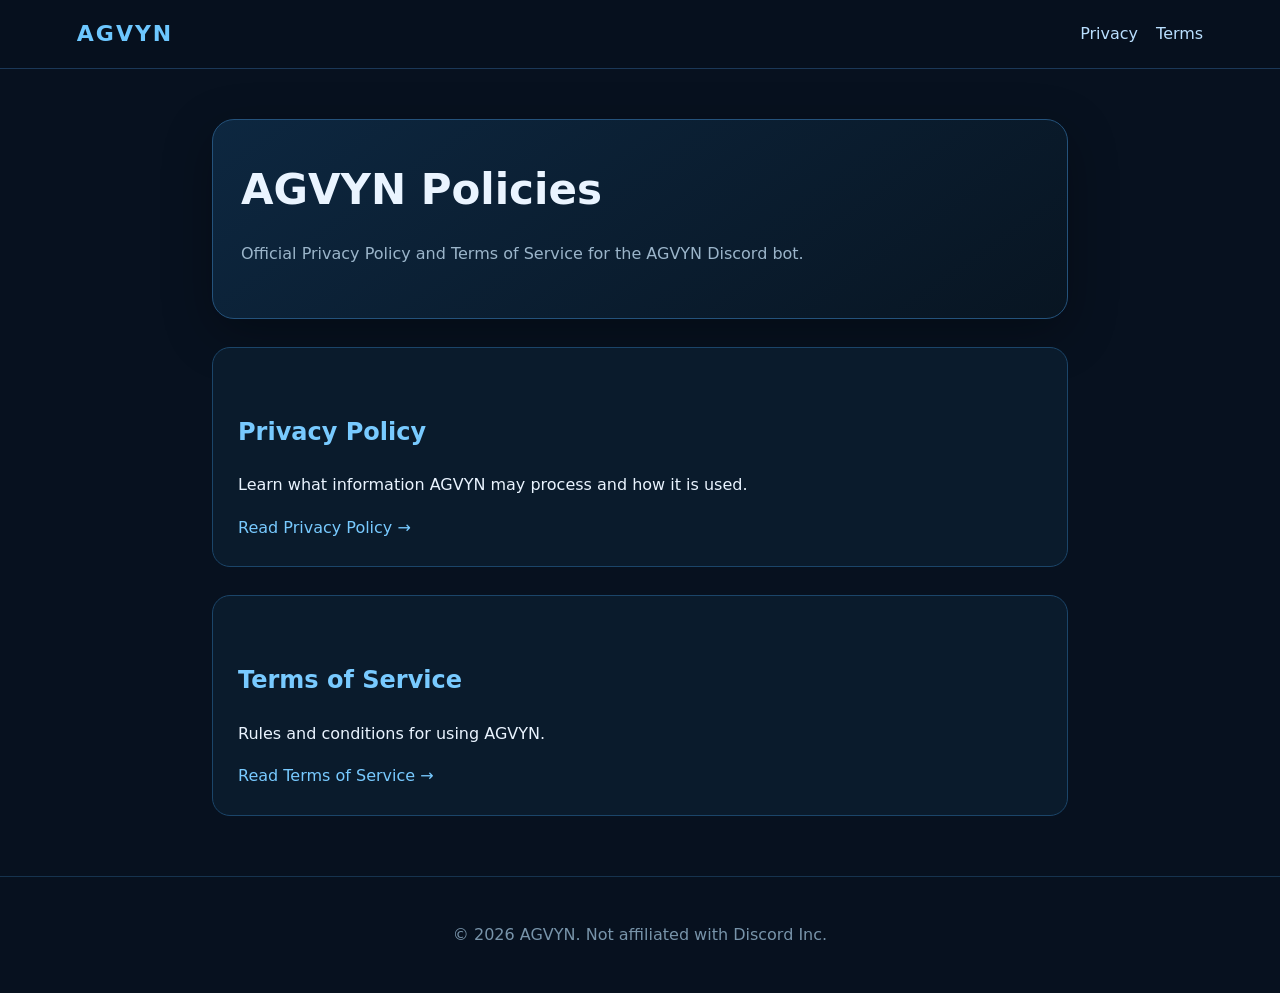
<file: index.html>
<!doctype html>
<html lang="en">
<head>
<meta charset="utf-8">
<meta name="viewport" content="width=device-width,initial-scale=1">
<title>AGVYN — Policies</title>
<style>
*{box-sizing:border-box}body{margin:0;font-family:Inter,system-ui,-apple-system,Segoe UI,sans-serif;background:#07111f;color:#eaf4ff;line-height:1.65}
nav{position:sticky;top:0;background:rgba(7,17,31,.9);backdrop-filter:blur(12px);border-bottom:1px solid #1b3858;padding:16px 6%;display:flex;justify-content:space-between;align-items:center}
.logo{font-weight:900;letter-spacing:2px;color:#6dc7ff;font-size:22px}.links a{color:#b9dfff;text-decoration:none;margin-left:18px}.links a:hover{color:#fff}
main{max-width:900px;margin:50px auto;padding:0 22px}.hero{padding:35px 28px;border:1px solid #24527b;border-radius:22px;background:linear-gradient(145deg,#0d2740,#081522);box-shadow:0 15px 50px rgba(0,0,0,.3)}
h1{font-size:42px;margin:0 0 8px}h2{margin-top:40px;color:#78caff}h3{color:#a8ddff}.muted{color:#9bb5ca}
.card{margin-top:28px;padding:25px;border:1px solid #1b4569;border-radius:18px;background:#0a1b2c}.card a{color:#78caff;text-decoration:none}
footer{text-align:center;color:#7894aa;padding:45px 20px;border-top:1px solid #16334e;margin-top:60px}
</style>
</head>
<body>
<nav><div class="logo">AGVYN</div><div class="links"><a href="privacy.html">Privacy</a><a href="terms.html">Terms</a></div></nav>
<main>
<section class="hero"><h1>AGVYN Policies</h1><p class="muted">Official Privacy Policy and Terms of Service for the AGVYN Discord bot.</p></section>
<div class="card"><h2>Privacy Policy</h2><p>Learn what information AGVYN may process and how it is used.</p><a href="privacy.html">Read Privacy Policy →</a></div>
<div class="card"><h2>Terms of Service</h2><p>Rules and conditions for using AGVYN.</p><a href="terms.html">Read Terms of Service →</a></div>
</main><footer>© 2026 AGVYN. Not affiliated with Discord Inc.</footer>
</body></html>
</file>
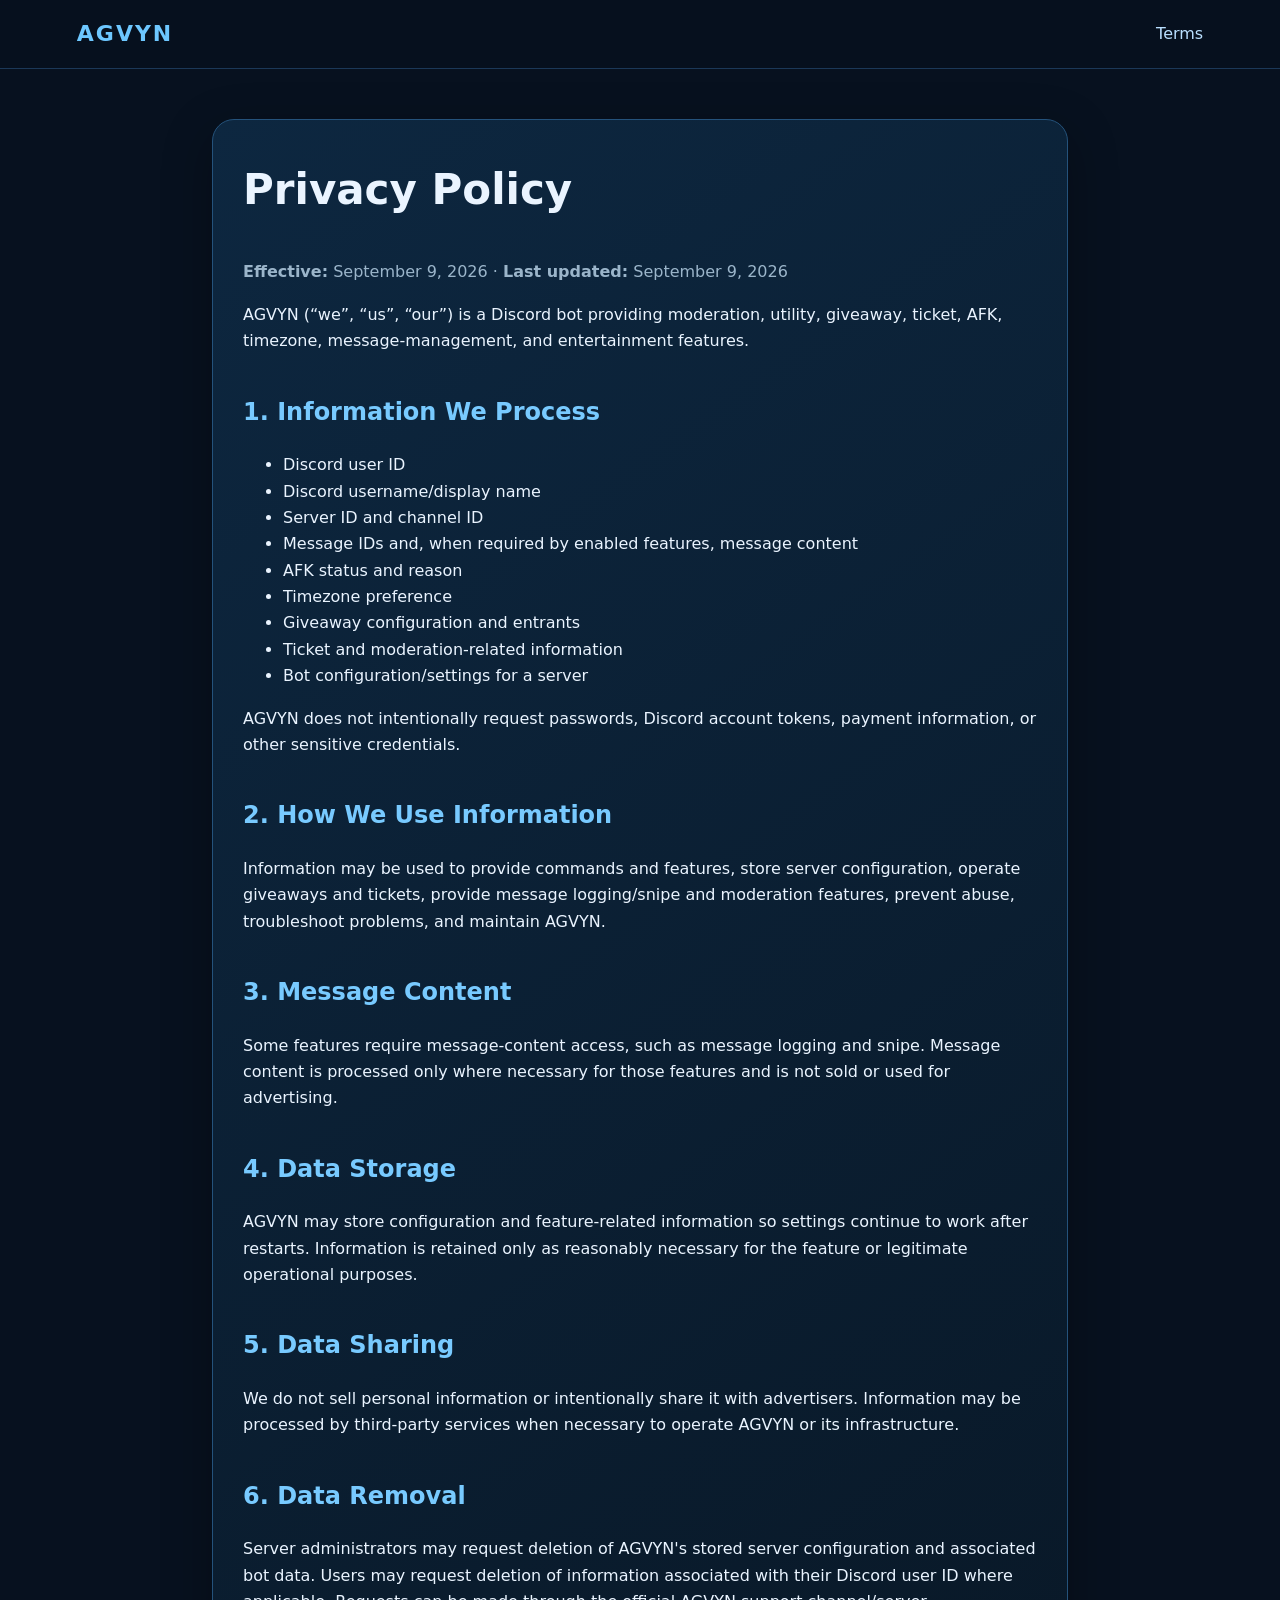
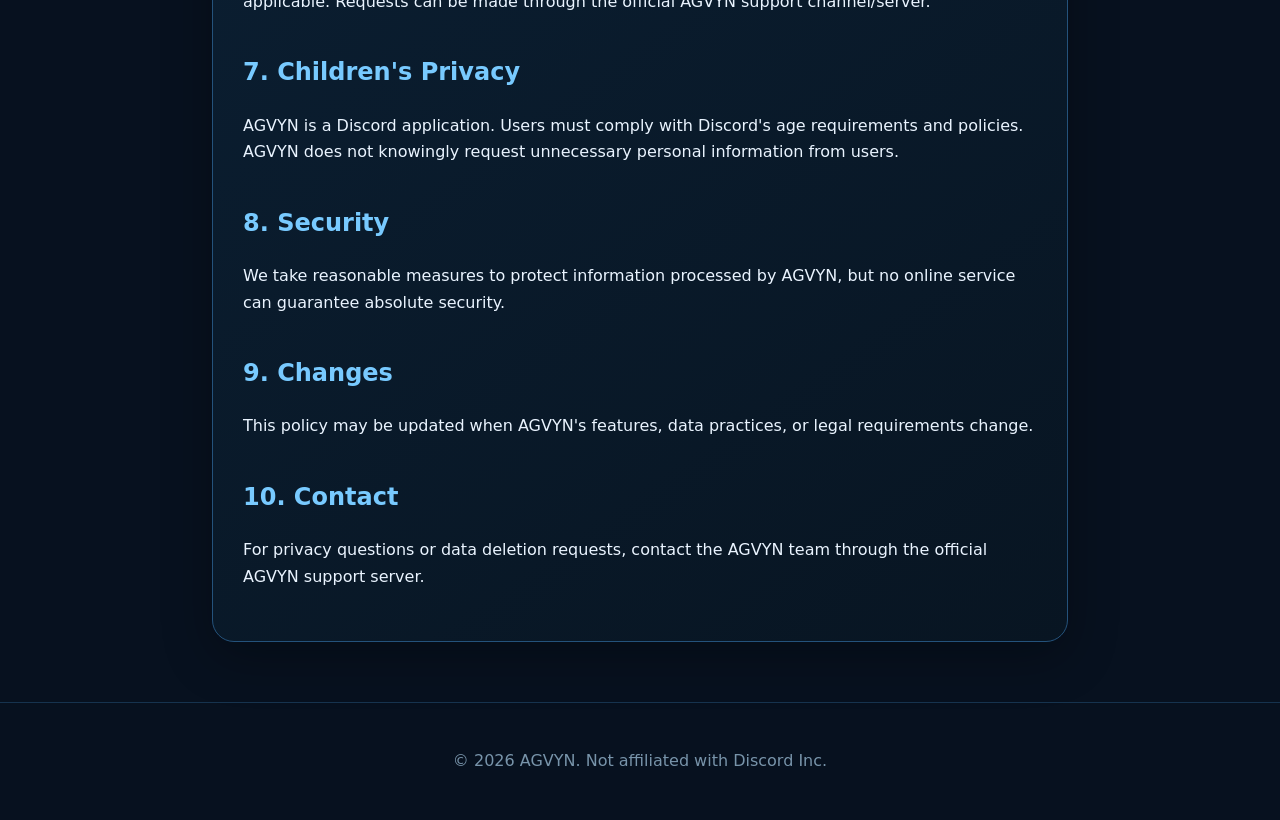
<file: privacy.html>
<!doctype html><html lang="en"><head><meta charset="utf-8"><meta name="viewport" content="width=device-width,initial-scale=1"><title>AGVYN — Privacy Policy</title><link rel="stylesheet" href="style.css"></head><body><nav><a class="logo" href="index.html">AGVYN</a><div><a href="terms.html">Terms</a></div></nav><main><article><h1>Privacy Policy</h1><p class="muted"><b>Effective:</b> September 9, 2026 · <b>Last updated:</b> September 9, 2026</p>
<p>AGVYN (“we”, “us”, “our”) is a Discord bot providing moderation, utility, giveaway, ticket, AFK, timezone, message-management, and entertainment features.</p>
<h2>1. Information We Process</h2><ul><li>Discord user ID</li><li>Discord username/display name</li><li>Server ID and channel ID</li><li>Message IDs and, when required by enabled features, message content</li><li>AFK status and reason</li><li>Timezone preference</li><li>Giveaway configuration and entrants</li><li>Ticket and moderation-related information</li><li>Bot configuration/settings for a server</li></ul>
<p>AGVYN does not intentionally request passwords, Discord account tokens, payment information, or other sensitive credentials.</p>
<h2>2. How We Use Information</h2><p>Information may be used to provide commands and features, store server configuration, operate giveaways and tickets, provide message logging/snipe and moderation features, prevent abuse, troubleshoot problems, and maintain AGVYN.</p>
<h2>3. Message Content</h2><p>Some features require message-content access, such as message logging and snipe. Message content is processed only where necessary for those features and is not sold or used for advertising.</p>
<h2>4. Data Storage</h2><p>AGVYN may store configuration and feature-related information so settings continue to work after restarts. Information is retained only as reasonably necessary for the feature or legitimate operational purposes.</p>
<h2>5. Data Sharing</h2><p>We do not sell personal information or intentionally share it with advertisers. Information may be processed by third-party services when necessary to operate AGVYN or its infrastructure.</p>
<h2>6. Data Removal</h2><p>Server administrators may request deletion of AGVYN's stored server configuration and associated bot data. Users may request deletion of information associated with their Discord user ID where applicable. Requests can be made through the official AGVYN support channel/server.</p>
<h2>7. Children's Privacy</h2><p>AGVYN is a Discord application. Users must comply with Discord's age requirements and policies. AGVYN does not knowingly request unnecessary personal information from users.</p>
<h2>8. Security</h2><p>We take reasonable measures to protect information processed by AGVYN, but no online service can guarantee absolute security.</p>
<h2>9. Changes</h2><p>This policy may be updated when AGVYN's features, data practices, or legal requirements change.</p>
<h2>10. Contact</h2><p>For privacy questions or data deletion requests, contact the AGVYN team through the official AGVYN support server.</p>
</article></main><footer>© 2026 AGVYN. Not affiliated with Discord Inc.</footer></body></html>
</file>
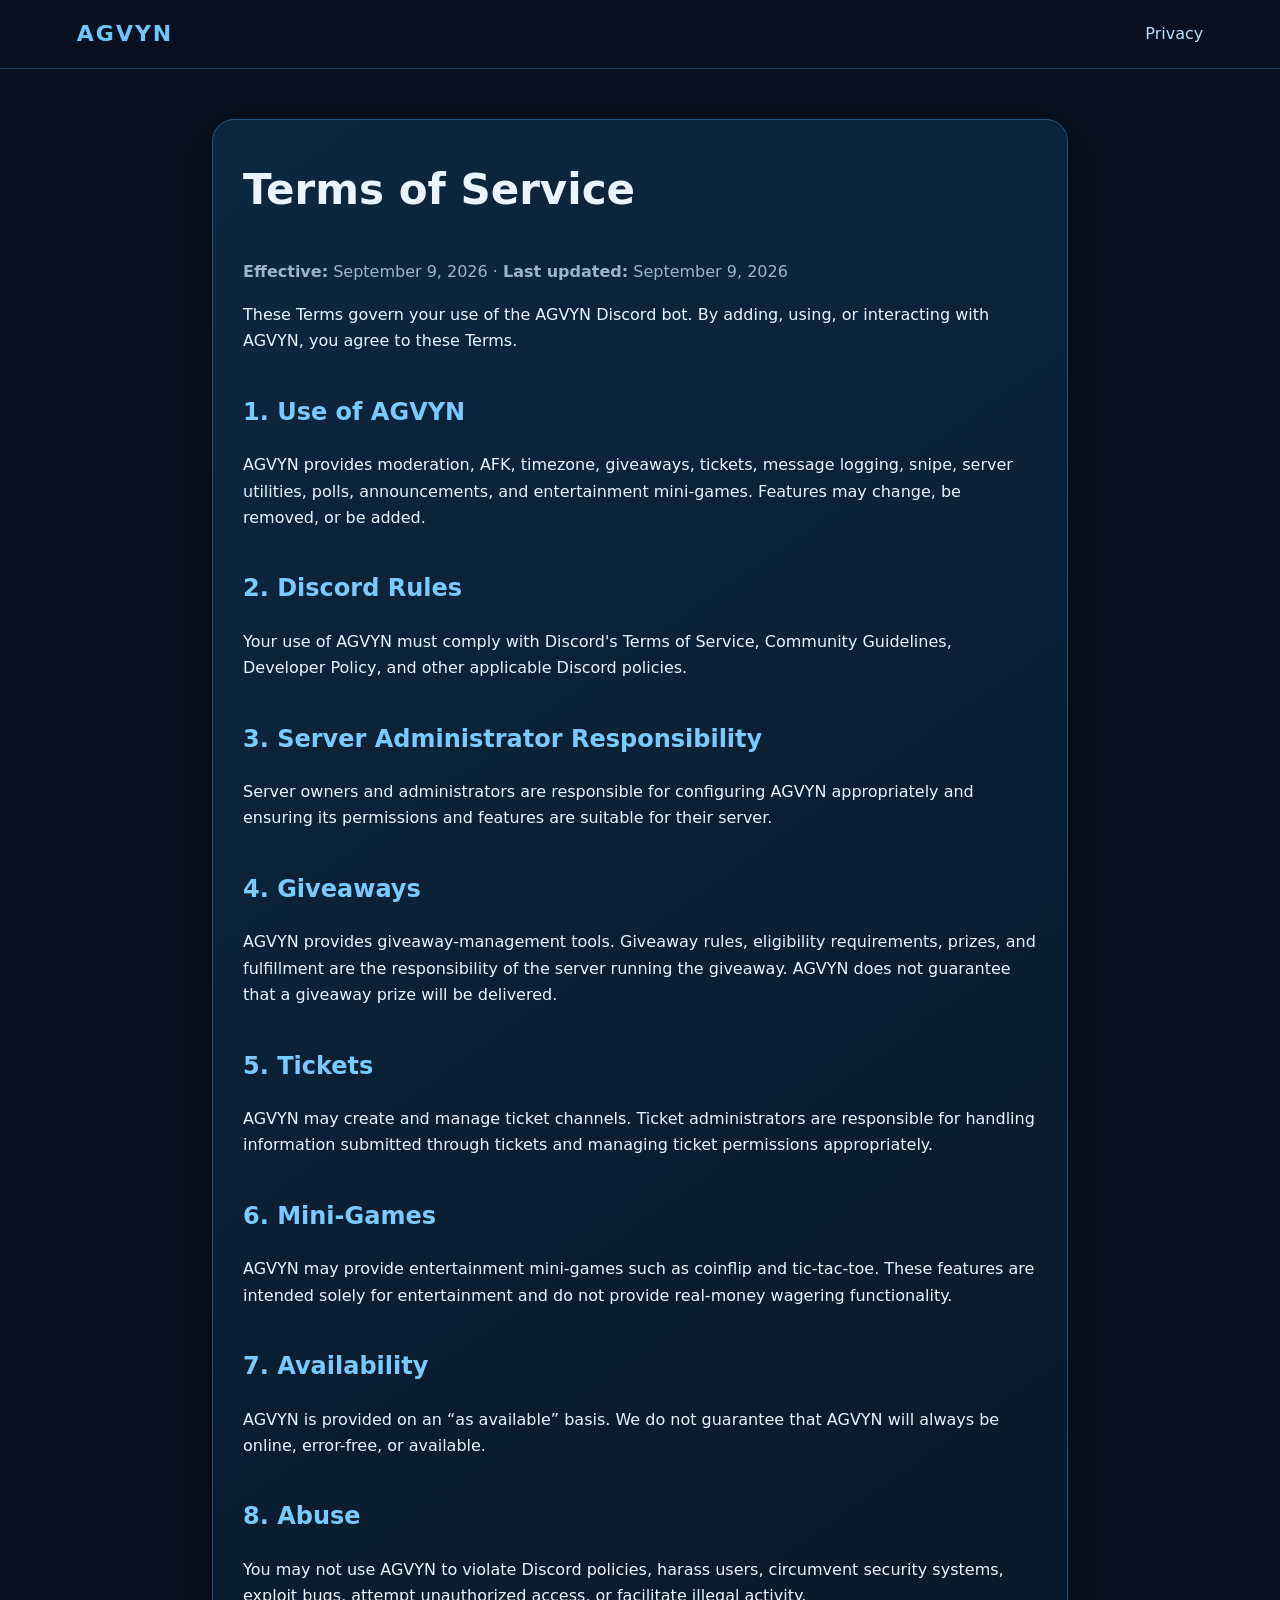
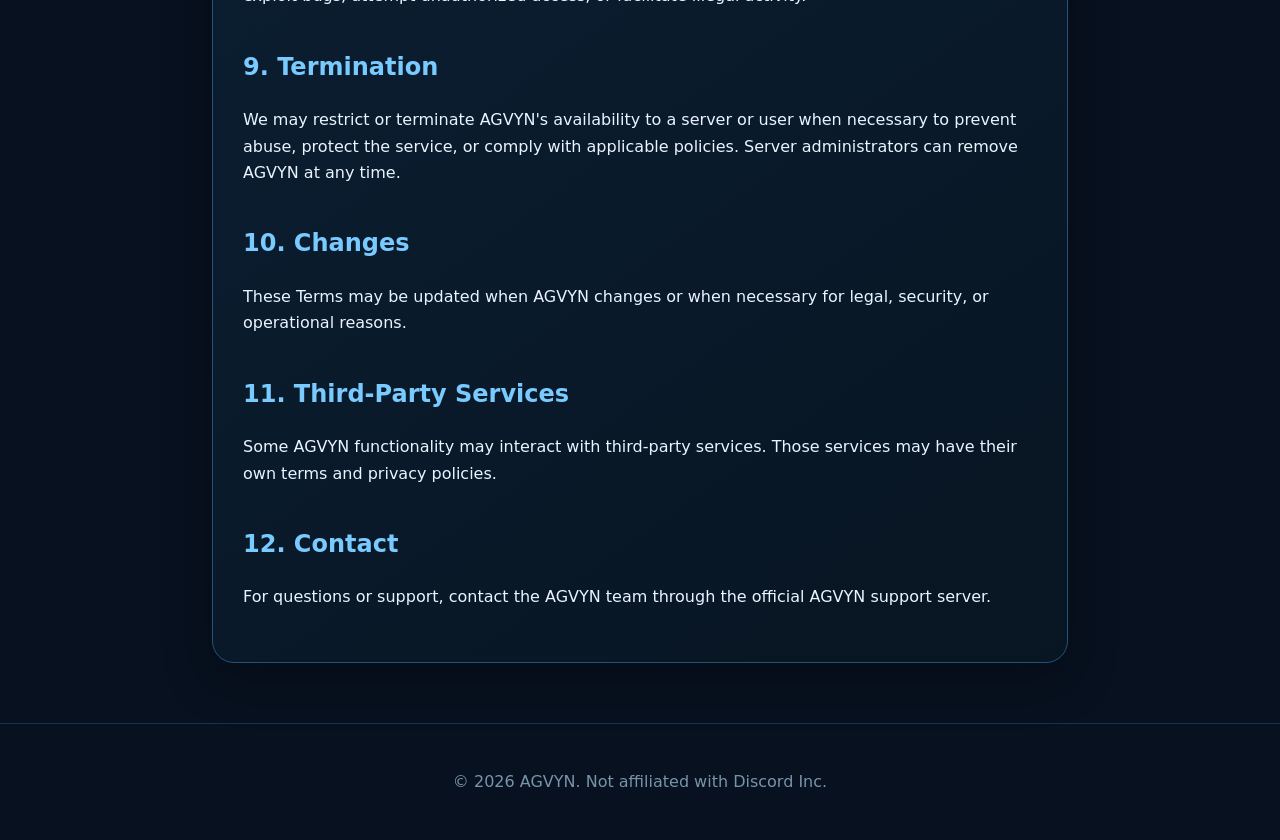
<file: terms.html>
<!doctype html><html lang="en"><head><meta charset="utf-8"><meta name="viewport" content="width=device-width,initial-scale=1"><title>AGVYN — Terms of Service</title><link rel="stylesheet" href="style.css"></head><body><nav><a class="logo" href="index.html">AGVYN</a><div><a href="privacy.html">Privacy</a></div></nav><main><article><h1>Terms of Service</h1><p class="muted"><b>Effective:</b> September 9, 2026 · <b>Last updated:</b> September 9, 2026</p>
<p>These Terms govern your use of the AGVYN Discord bot. By adding, using, or interacting with AGVYN, you agree to these Terms.</p>
<h2>1. Use of AGVYN</h2><p>AGVYN provides moderation, AFK, timezone, giveaways, tickets, message logging, snipe, server utilities, polls, announcements, and entertainment mini-games. Features may change, be removed, or be added.</p>
<h2>2. Discord Rules</h2><p>Your use of AGVYN must comply with Discord's Terms of Service, Community Guidelines, Developer Policy, and other applicable Discord policies.</p>
<h2>3. Server Administrator Responsibility</h2><p>Server owners and administrators are responsible for configuring AGVYN appropriately and ensuring its permissions and features are suitable for their server.</p>
<h2>4. Giveaways</h2><p>AGVYN provides giveaway-management tools. Giveaway rules, eligibility requirements, prizes, and fulfillment are the responsibility of the server running the giveaway. AGVYN does not guarantee that a giveaway prize will be delivered.</p>
<h2>5. Tickets</h2><p>AGVYN may create and manage ticket channels. Ticket administrators are responsible for handling information submitted through tickets and managing ticket permissions appropriately.</p>
<h2>6. Mini-Games</h2><p>AGVYN may provide entertainment mini-games such as coinflip and tic-tac-toe. These features are intended solely for entertainment and do not provide real-money wagering functionality.</p>
<h2>7. Availability</h2><p>AGVYN is provided on an “as available” basis. We do not guarantee that AGVYN will always be online, error-free, or available.</p>
<h2>8. Abuse</h2><p>You may not use AGVYN to violate Discord policies, harass users, circumvent security systems, exploit bugs, attempt unauthorized access, or facilitate illegal activity.</p>
<h2>9. Termination</h2><p>We may restrict or terminate AGVYN's availability to a server or user when necessary to prevent abuse, protect the service, or comply with applicable policies. Server administrators can remove AGVYN at any time.</p>
<h2>10. Changes</h2><p>These Terms may be updated when AGVYN changes or when necessary for legal, security, or operational reasons.</p>
<h2>11. Third-Party Services</h2><p>Some AGVYN functionality may interact with third-party services. Those services may have their own terms and privacy policies.</p>
<h2>12. Contact</h2><p>For questions or support, contact the AGVYN team through the official AGVYN support server.</p>
</article></main><footer>© 2026 AGVYN. Not affiliated with Discord Inc.</footer></body></html>
</file>
<file: style.css>
*{box-sizing:border-box}body{margin:0;font-family:Inter,system-ui,-apple-system,Segoe UI,sans-serif;background:#07111f;color:#eaf4ff;line-height:1.65}nav{position:sticky;top:0;background:rgba(7,17,31,.9);backdrop-filter:blur(12px);border-bottom:1px solid #1b3858;padding:16px 6%;display:flex;justify-content:space-between;align-items:center}nav a{color:#b9dfff;text-decoration:none}.logo{font-weight:900;letter-spacing:2px;color:#6dc7ff;font-size:22px}main{max-width:900px;margin:50px auto;padding:0 22px}article{padding:35px 30px;border:1px solid #24527b;border-radius:22px;background:linear-gradient(145deg,#0d2740,#081522);box-shadow:0 15px 50px rgba(0,0,0,.3)}h1{font-size:42px;margin-top:0}h2{margin-top:38px;color:#78caff}h3{color:#a8ddff}.muted{color:#9bb5ca}footer{text-align:center;color:#7894aa;padding:45px 20px;border-top:1px solid #16334e;margin-top:60px}
</file>
